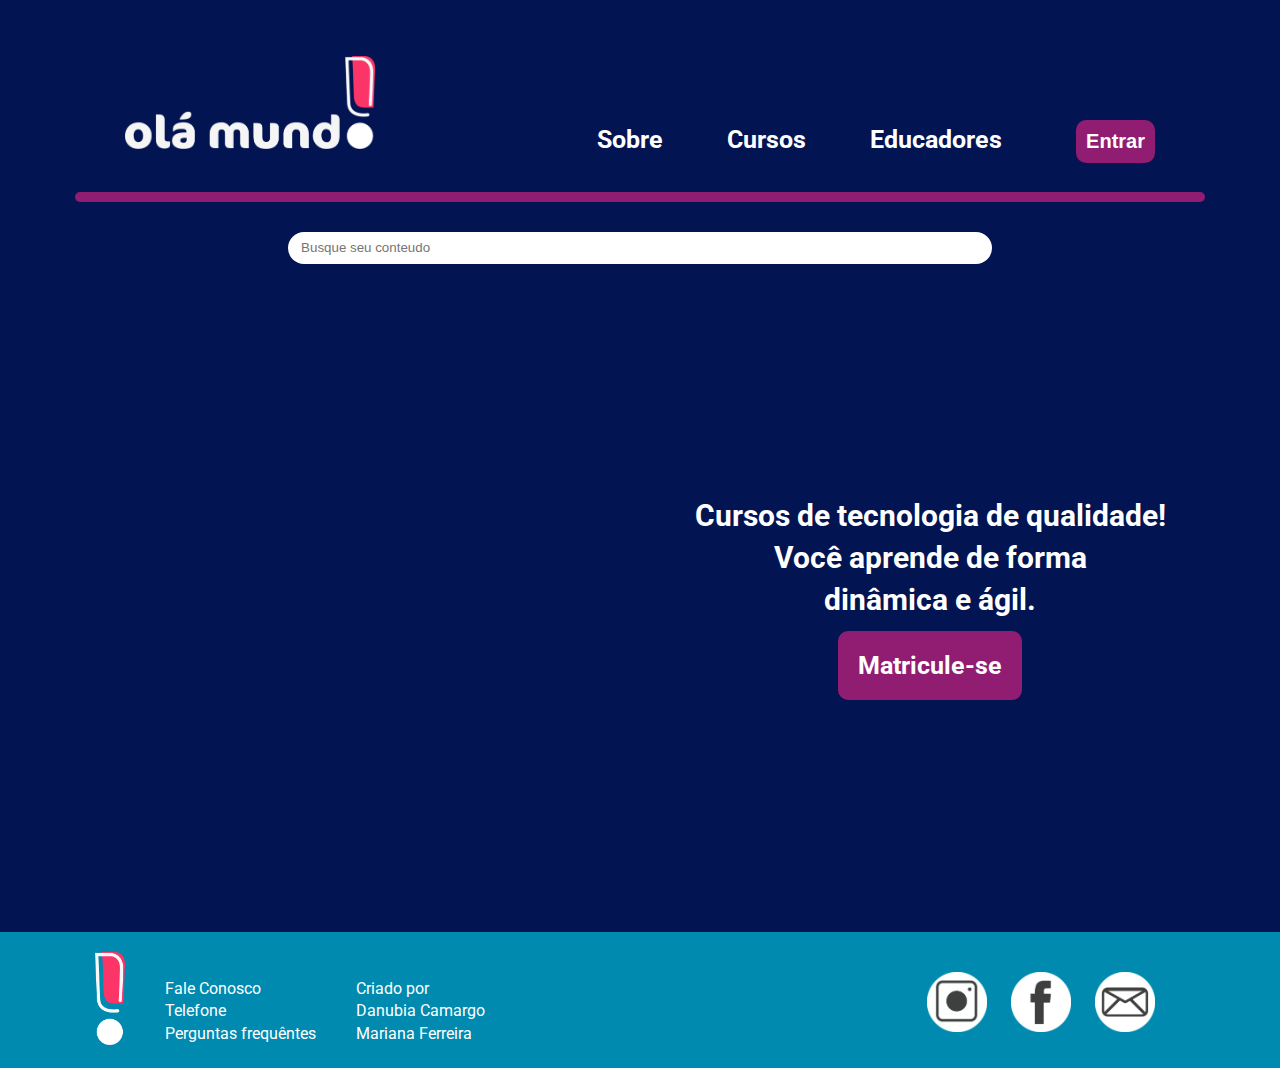
<file: index.html>
<!DOCTYPE html>
<html lang="pt-br">

<head>
    <meta charset="UTF-8">
    <meta name="viewport" content="width=device-width">
    <title>Olá mundo</title>
    <link rel="icon" href="/imagens/logo_ponto.png">
    <link rel="stylesheet" href="reset.css">
    <link rel="stylesheet" href="css/x.css">
    <link rel="stylesheet" href="css/index.css">
</head>

<body id="corpo_pag1">

        <header>
            <div class="caixamenu" >
                <h1><a href="index.html"><img src="imagens/logo_semcor.png" alt="imagem de logo do site com letras brancas e ponto de interrogação em branco e rosa"></a></h1>
                <nav>
                    <ul>
                        <li><a href="sobre.html">Sobre</a></li>
                        <li><a href="cursos.html">Cursos</a></li>
                        <li><a href="educadores.html">Educadores</a></li>
                        <a href="login.html"><button class="botaoentrar">Entrar</button></a>
                    </ul>
                </nav>
            </div>
    
            <hr class="hrmenu">
        </header>
        <div id="buscar">
    <input type="text" placeholder=" &nbsp Busque seu conteudo">
</div>
        <main class="menupagina_1">
            <div class="video_aula1">
                <iframe width="560" height="315" src="https://www.youtube.com/embed/twRHZSqJeRg"
                    title="YouTube video player" frameborder="0"
                    allow="accelerometer; autoplay; clipboard-write; encrypted-media; gyroscope; picture-in-picture; web-share"
                    allowfullscreen></iframe>
            </div>
    
            <div class="info_pag1">
                <p>
                    Cursos de tecnologia de qualidade!
                    Você aprende de forma <br>
                    dinâmica e ágil.
                </p>
                <a href="planos.html"> <button class="botao_matricular">Matricule-se</button></a>
            </div>
        </main>

    <footer>

        <div id="rodape">
            <div class="logo_ponto">
                <img src="imagens/logo_ponto.png" alt="imagem de logo do site com letras brancas e ponto de interrogação em branco e rosa">
            </div>

            <div class="info1">
                <h2>Fale Conosco</h2>
                <p>Telefone</p>
                <p>Perguntas frequêntes</p>
            </div>

            <div class="info1">
                <h2>Criado por</h2>
                <p>Danubia Camargo</p>
                <p>Mariana Ferreira</p>
            </div>

            <div class="redes_sociais">
                <ul>
                    <li><a href="https://www.instagram.com/" target="_blank"><img src="imagens/instagram.png" alt="logo do instagram fundo branco com detalhes em preto tem um formato quadrado com um circulo em preto no meio"></a></li>
                    <li><a href="https://www.facebook.com/" target="_blank"><img src="imagens/facebook.png" alt="logo do facebook, formato redondo com fundo branco e um f no meio do circulo"></a></li>
                    <li><a href="https://www.gmail.com" target="_blank"><img src="imagens/email.png" alt="logo do email, circulo e dentro tem formato de uma carta"></a></li>
                </ul>
            </div>
        </div>

    </footer>

    </body>

</html>
</file>
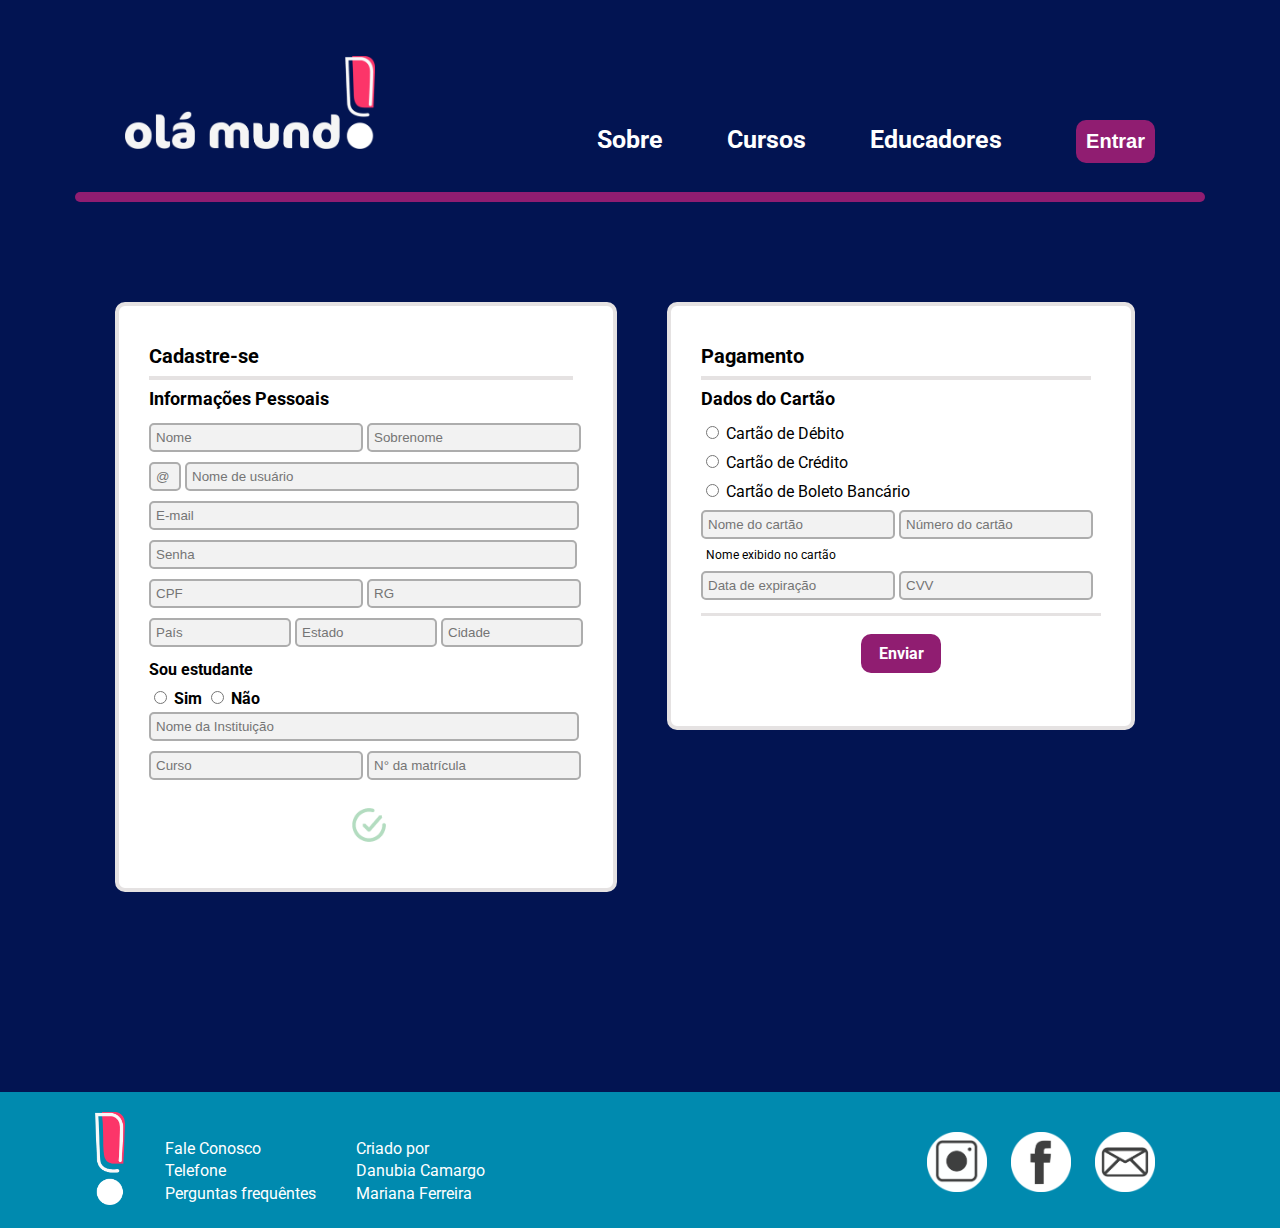
<file: cadastro.html>
<!DOCTYPE html>
<html lang="pt-br">

<head>
    <meta charset="UTF-8">
    <meta name="viewport" content="width=device-width">
    <title>Cadastro</title>
    <link rel="stylesheet" href="reset.css">
    <link rel="stylesheet" href="css/x.css">
    <link rel="stylesheet" href="css/cadastro.css">
    <link rel="icon" href="/imagens/logo_ponto.png">
</head>

<body id="corpo_pag1">

        <header>
            <div class="caixamenu">
                <h1><a href="index.html"><img src="imagens/logo_semcor.png" alt="imagem de logo do site com letras brancas e ponto de interrogação em branco e rosa"></a></h1>
                <nav>
                    <ul>
                        <li><a href="sobre.html">Sobre</a></li>
                        <li><a href="cursos.html">Cursos</a></li>
                        <li><a href="educadores.html">Educadores</a></li>
                        <a href="login.html"> <button class="botaoentrar">Entrar</button></a>
                    </ul>
                </nav>
            </div>

            <hr class="hrmenu">
        </header>

        <fieldset class="container_cadastro">
            
           
            <ul class="caixa_1">
                
                <li>
                    <form name="cadastro" action="#" method="post"></form>
                    <h1 class="cadastro">Cadastre-se</h1>
                    
                    <legend class="paragrafo_info">Informações Pessoais</legend>
                    
                    <input type="text" id="nome" name="nome" required placeholder="Nome" class="input_cadastro"> 
                    <input type="text" id="nome" name="nome"
                        required placeholder="Sobrenome" class="input_cadastro">
                </li>

                <li>
                    <input type="text" id="nome" name="nome" required placeholder="@" class="input_email">
                    <input type="text" id="nome" name="nome" required placeholder="Nome de usuário" class="input_usuario"> <br>
                    <input type="email" id="email" name="email" required placeholder="E-mail" class="input_email2"> 
                </li>

                <li>
                    <input type="password" id="senha" name="senha" required placeholder="Senha" class="input_senha">
                </li>

                <li>
                    <input type="text" id="CPF" name="CPF" required placeholder="CPF" class="input_cadastro">
                    <input type="text" id="RG" name="RG" required placeholder="RG" class="input_cadastro">
                </li>

                <li>
                    <input type="text" id="país" name="country" required placeholder="País" class="input_localidade">
                    <input type="text" id="estado" name="estado" required placeholder="Estado" class="input_localidade">
                    <input type="text" id="cidade" name="cidade" required placeholder="Cidade" class="input_localidade">
                </li>

                <li>
                    <div class="sou_estudante">
                        <label for="text">Sou estudante</label> <br>
                    </div>
                    <input type="radio" id="pre1" name="preferencias" value="Sim" class="input_pref">
                    <label for="text">Sim</label>
                    <input type="radio" id="pre2" name="preferencias" value="Não" class="input_pref">
                    <label for="text">Não</label>
                </li>

                <li>
                  <input type="text" id="nome" name="nome" required placeholder="Nome da Instituição" class="input_instituicao">
                </li>

                <li>
                    <input type="text" id="curso" name="curso" required placeholder="Curso" class="input_cadastro">
                    <input type="text" id="instituicao" name="instituicao" required placeholder="N° da matrícula" class="input_cadastro">
                </li>                
                <img src="imagens/check_info.png" alt="" class="form_1">

            </form>

            </ul>
        
            <!--CAIXA 2 -->

            <ul class="caixa_2">
                
                <li>
                    <form name="cadastro2" action="#" method="post">
                    <h1 class="pagamento">Pagamento</h1>
                    
                    <legend class="dados_cartao">Dados do Cartão</legend>

                    <div class="input_cartao1">
                    <input type="radio" id="pre1" name="preferencias" value="CartaodeDebito">
                    <label for="text" class="input_cartao">Cartão de Débito</label> <br>
                </div>

                <div class="input_cartao1">
                    <input type="radio" id="pre2" name="preferencias" value="CarteodeCredito" class="input_cartao1">
                    <label for="text" class="input_cartao">Cartão de Crédito</label><br>
                </div>

                <div class="input_cartao1">
                    <input type="radio" id="pre3" name="preferencias" value="BoletoBancario" class="input_cartao1">
                    <label for="text" class="input_cartao">Cartão de Boleto Bancário</label><br>
                </div>
                </li>

                <li>
                    <input type="text" id="Nomedocartao" name="Nomedocartao" required placeholder="Nome do cartão" class="input_opcoes">
                    <input type="text" id="Numerodocartao" name="Numerodocartao" required placeholder="Número do cartão" class="input_opcoes">
                </li>

                <p class="nome_cartao">Nome exibido no cartão</p>

                <li>
                    <input type="text" id="Datadeexpiracao" name="Datadeexpiracao" required placeholder="Data de expiração" class="input_opcoes">
                    <input type="text" id="CVV" name="CVV" required placeholder="CVV" class="input_opcoes">
                </li>

                    <hr>
                    <input type="submit" value="Enviar" class="form_2">
                </form>
            </ul>

        </fieldset>

        <footer>

            <div id="rodape">
                <div class="logo_ponto">
                    <img src="imagens/logo_ponto.png" alt="imagem de logo do site com letras brancas e ponto de interrogação em branco e rosa">
                </div>

                <div class="info1">
                    <h2>Fale Conosco</h2>
                    <p>Telefone</p>
                    <p>Perguntas frequêntes</p>
                </div>

                <div class="info1">
                    <h2>Criado por</h2>
                    <p>Danubia Camargo</p>
                    <p>Mariana Ferreira</p>
                </div>

                <div class="redes_sociais">
                    <ul>
                        <li><a href="https://www.instagram.com/" target="_blank"><img src="imagens/instagram.png" alt="logo do instagram fundo branco com detalhes em preto tem um formato quadrado com um circulo em preto no meio"></a></li>
                        <li><a href="https://www.facebook.com/" target="_blank"><img src="imagens/facebook.png" alt="logo do facebook, formato redondo com fundo branco e um f no meio do circulo"></a></li>
                        <li><a href="https://www.gmail.com" target="_blank"><img src="imagens/email.png" alt="logo do email, circulo e dentro tem formato de uma carta"></a></li>
                    </ul>
                </div>
            </div>

        </footer>

    </body>

</html>
</file>
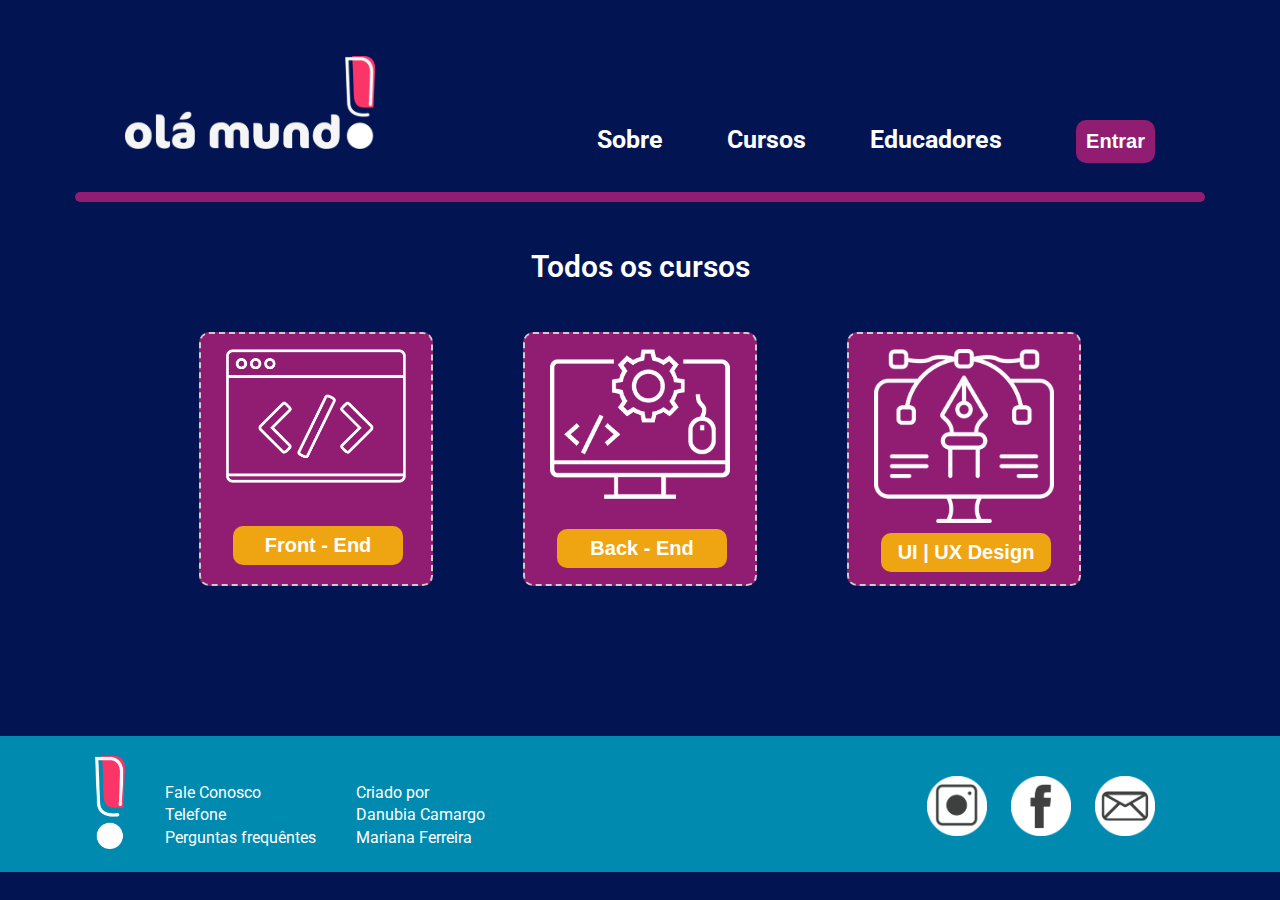
<file: cursos.html>
<!DOCTYPE html>
<html lang="pt-br">
  <head>
    <meta charset="UTF-8" />
    <meta name="viewport" content="width=device-width" />
    <title>Cursos - a melhor plataforma de estudos</title>
    <link rel="stylesheet" href="reset.css" />
    <link rel="stylesheet" href="css/x.css" />
    <link rel="stylesheet" href="css/cursos.css" />
    <link rel="icon" href="/imagens/logo_ponto.png" />
  </head>

  <body id="corpo_pag1">
    <header>
      <div class="caixamenu">
        <h1>
          <a href="index.html"
            ><img
              src="imagens/logo_semcor.png"
              alt="imagem de logo do site com letras brancas e ponto de interrogação em branco e rosa"
          /></a>
        </h1>
        <nav>
          <ul>
            <li><a href="sobre.html">Sobre</a></li>
            <li><a href="cursos.html">Cursos</a></li>
            <li><a href="educadores.html">Educadores</a></li>
            <a href="login.html">
              <button class="botaoentrar">Entrar</button></a
            >
          </ul>
        </nav>
      </div>
      <hr class="hrmenu" />
    </header>

    <h1 id="texto-principal">Todos os cursos</h1>
    <div id="container">
      <ul class="cursos">
        <li>
          <img src="imagens/front.png" />
          <a href="#"> <button class="bt1">Front - End</button></a>
        </li>
      </ul>
      <ul class="cursos">
        <li>
          <img src="imagens/back.png" />
          <a href="#"> <button class="bt2">Back - End</button></a>
        </li>
      </ul>
      <ul class="cursos3">
        <li>
          <img src="imagens/design.png" />
          <a href="#"> <button class="bt3-cursos">UI | UX Design</button></a>
        </li>
      </ul>
    </div>

    <footer>
      <div id="rodape">
        <div class="logo_ponto">
          <img
            src="imagens/logo_ponto.png"
            alt="imagem de logo do site com letras brancas e ponto de interrogação em branco e rosa"
          />
        </div>

        <div class="info1">
          <h2>Fale Conosco</h2>
          <p>Telefone</p>
          <p>Perguntas frequêntes</p>
        </div>

        <div class="info1">
          <h2>Criado por</h2>
          <p>Danubia Camargo</p>
          <p>Mariana Ferreira</p>
        </div>

        <div class="redes_sociais">
          <ul>
            <li>
              <a href="https://www.instagram.com/" target="_blank"
                ><img
                  src="imagens/instagram.png"
                  alt="logo do instagram fundo branco com detalhes em preto tem um formato quadrado com um circulo em preto no meio"
              /></a>
            </li>
            <li>
              <a href="https://www.facebook.com/" target="_blank"
                ><img
                  src="imagens/facebook.png"
                  alt="logo do facebook, formato redondo com fundo branco e um f no meio do circulo"
              /></a>
            </li>
            <li>
              <a href="https://www.gmail.com" target="_blank"
                ><img
                  src="imagens/email.png"
                  alt="logo do email, circulo e dentro tem formato de uma carta"
              /></a>
            </li>
          </ul>
        </div>
      </div>
    </footer>
  </body>
</html>
</file>
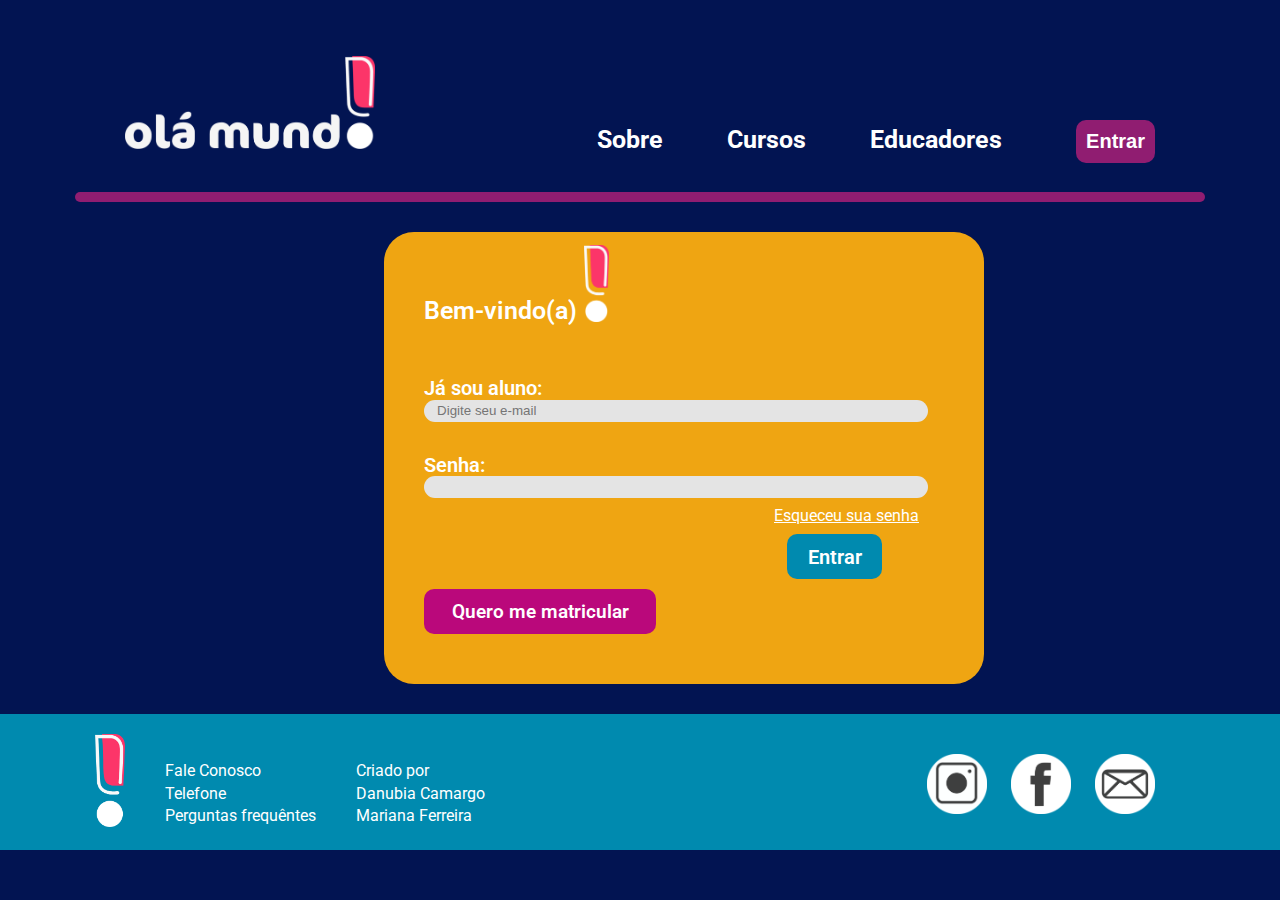
<file: login.html>
<!DOCTYPE html>
<html lang="pt-br">
  <head>
    <meta charset="UTF-8" />
    <meta name="viewport" content="width=device-width" />
    <title>Olá mundo</title>
    <link rel="stylesheet" href="reset.css" />
    <link rel="stylesheet" href="css/x.css" />
    <link rel="stylesheet" href="css/login.css" />
    <link rel="icon" href="/imagens/logo_ponto.png" />
  </head>

  <body id="corpo_pag1">
    <header>
      <div class="caixamenu">
        <h1>
          <a href="index.html"
            ><img
              src="imagens/logo_semcor.png"
              alt="imagem de logo do site com letras brancas e ponto de interrogação em branco e rosa"
          /></a>
        </h1>
        <nav>
          <ul>
            <li><a href="sobre.html">Sobre</a></li>
            <li><a href="cursos.html">Cursos</a></li>
            <li><a href="educadores.html">Educadores</a></li>
            <a href="login.html">
              <button class="botaoentrar">Entrar</button></a
            >
          </ul>
        </nav>
      </div>

      <hr class="hrmenu" />
    </header>

    <div id="container">
      <div id="bem-vindo">
        <h1>Bem-vindo(a)</h1>
        <img src="imagens/logo_ponto.png" class="logo" />
      </div>
      <div id="aluno">
        <h2>Já sou aluno:</h2>
        <input type="text" placeholder=" &nbsp Digite seu e-mail" />
      </div>
      <div id="senha">
        <h2>Senha:</h2>
        <input type="password" />
      </div>
      <div id="box1">
        <a href="#">
          <h3>Esqueceu sua senha</h3>
        </a>
        <a href="#"><button>Entrar</button></a>
      </div>
      <div id="box2">
        <a href="planos.html"><button>Quero me matricular</button></a>
      </div>
    </div>

    <footer>
      <div id="rodape">
        <div class="logo_ponto">
          <img
            src="imagens/logo_ponto.png"
            alt="imagem de logo do site com letras brancas e ponto de interrogação em branco e rosa"
          />
        </div>

        <div class="info1">
          <h2>Fale Conosco</h2>
          <p>Telefone</p>
          <p>Perguntas frequêntes</p>
        </div>

        <div class="info1">
          <h2>Criado por</h2>
          <p>Danubia Camargo</p>
          <p>Mariana Ferreira</p>
        </div>

        <div class="redes_sociais">
          <ul>
            <li>
              <a href="https://www.instagram.com/" target="_blank"
                ><img
                  src="imagens/instagram.png"
                  alt="logo do instagram fundo branco com detalhes em preto tem um formato quadrado com um circulo em preto no meio"
              /></a>
            </li>
            <li>
              <a href="https://www.facebook.com/" target="_blank"
                ><img
                  src="imagens/facebook.png"
                  alt="logo do facebook, formato redondo com fundo branco e um f no meio do circulo"
              /></a>
            </li>
            <li>
              <a href="https://www.gmail.com" target="_blank"
                ><img
                  src="imagens/email.png"
                  alt="logo do email, circulo e dentro tem formato de uma carta"
              /></a>
            </li>
          </ul>
        </div>
      </div>
    </footer>
  </body>
</html>
</file>
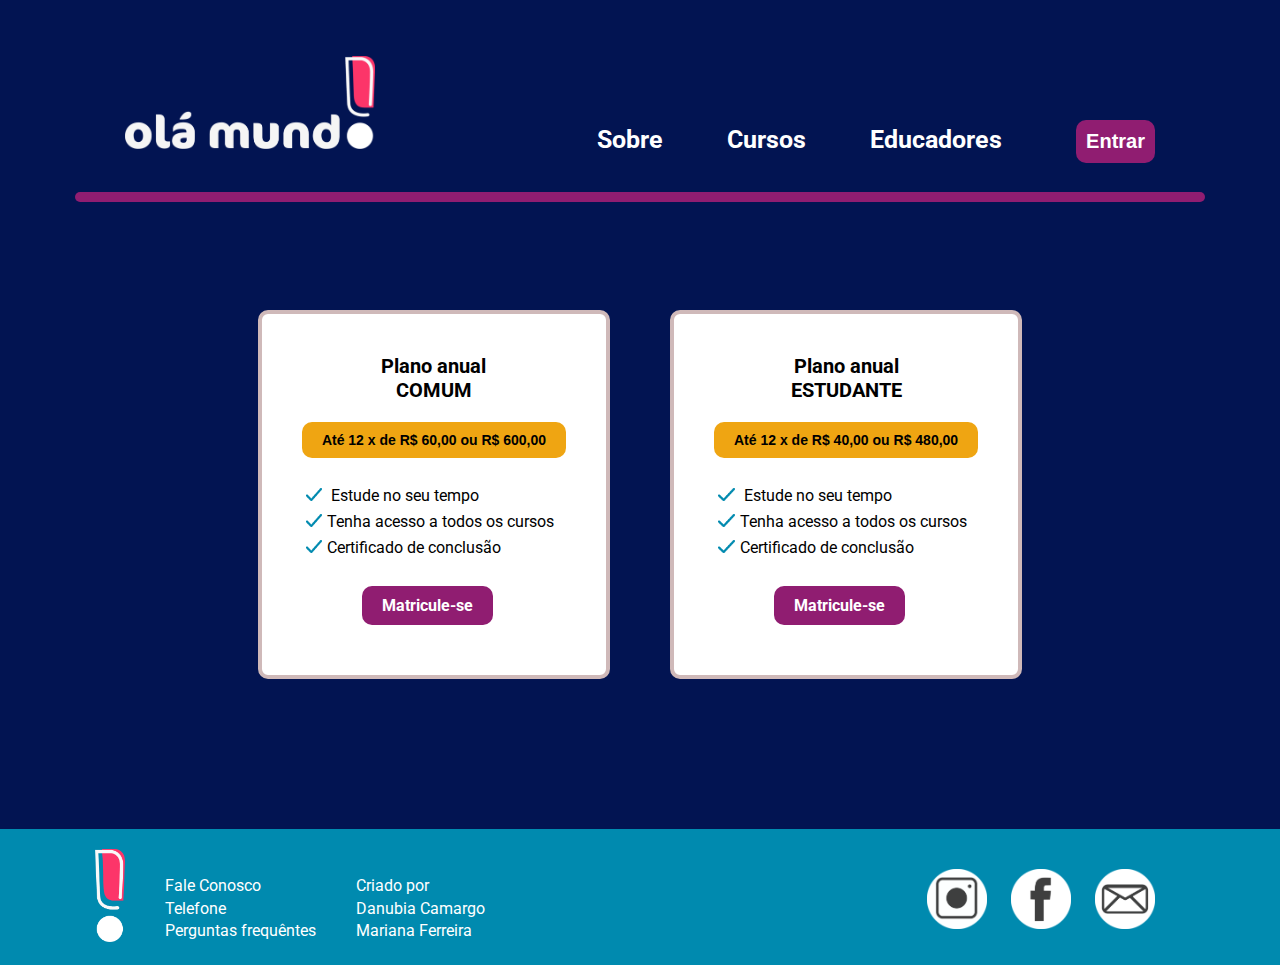
<file: planos.html>
<!DOCTYPE html>
<html lang="pt-br">
  <head>
    <meta charset="UTF-8" />
    <meta name="viewport" content="width=device-width" />
    <title>Planos</title>
    <link rel="stylesheet" href="reset.css" />
    <link rel="stylesheet" href="css/x.css" />
    <link rel="stylesheet" href="css/planos.css" />
    <link rel="icon" href="/imagens/logo_ponto.png" />
  </head>

  <body id="corpo_pag1">
    <header>
      <div class="caixamenu">
        <h1>
          <a href="index.html"
            ><img
              src="imagens/logo_semcor.png"
              alt="imagem de logo do site com letras brancas e ponto de interrogação em branco e rosa"
          /></a>
        </h1>
        <nav>
          <ul>
            <li><a href="sobre.html">Sobre</a></li>
            <li><a href="cursos.html">Cursos</a></li>
            <li><a href="educadores.html">Educadores</a></li>
            <a href="login.html">
              <button class="botaoentrar">Entrar</button></a
            >
          </ul>
        </nav>
      </div>

      <hr class="hrmenu" />
    </header>

    <main id="fundo">
      <ul class="planos_caixa">
        <li>
          <h1 class="plano_desc">
            Plano anual <br />
            COMUM
          </h1>
          <button class="plano_preco">Até 12 x de R$ 60,00 ou R$ 600,00</button>
          <br />

          <div class="planos">
            <p class="paragrafos">
              <img src="imagens/check.png" alt="" class="imagem_check" /> Estude
              no seu tempo
            </p>
          </div>

          <div class="planos">
            <p class="paragrafos">
              <img src="imagens/check.png" alt="" class="imagem_check" />Tenha
              acesso a todos os cursos
            </p>
          </div>

          <div class="planos">
            <p class="paragrafos">
              <img
                src="imagens/check.png"
                alt=""
                class="imagem_check"
              />Certificado de conclusão
            </p>
          </div>

          <a href="cadastro.html"
            ><button class="plano_matricula">Matricule-se</button></a
          >
        </li>
      </ul>

      <ul class="planos_caixa">
        <li>
          <h1 class="plano_desc">
            Plano anual <br />
            ESTUDANTE
          </h1>
          <button class="plano_preco">Até 12 x de R$ 40,00 ou R$ 480,00</button>
          <br />

          <div class="planos">
            <p class="paragrafos">
              <img src="imagens/check.png" alt="" class="imagem_check" /> Estude
              no seu tempo
            </p>
          </div>

          <div class="planos">
            <p class="paragrafos">
              <img src="imagens/check.png" alt="" class="imagem_check" />Tenha
              acesso a todos os cursos
            </p>
          </div>

          <div class="planos">
            <p class="paragrafos">
              <img
                src="imagens/check.png"
                alt=""
                class="imagem_check"
              />Certificado de conclusão
            </p>
          </div>
          <a href="cadastro.html"
            ><button class="plano_matricula">Matricule-se</button></a
          >
        </li>
      </ul>
    </main>

    <footer>
      <div id="rodape">
        <div class="logo_ponto">
          <img
            src="imagens/logo_ponto.png"
            alt="imagem de logo do site com letras brancas e ponto de interrogação em branco e rosa"
          />
        </div>

        <div class="info1">
          <h2>Fale Conosco</h2>
          <p>Telefone</p>
          <p>Perguntas frequêntes</p>
        </div>

        <div class="info1">
          <h2>Criado por</h2>
          <p>Danubia Camargo</p>
          <p>Mariana Ferreira</p>
        </div>

        <div class="redes_sociais">
          <ul>
            <li>
              <a href="https://www.instagram.com/" target="_blank"
                ><img
                  src="imagens/instagram.png"
                  alt="logo do instagram fundo branco com detalhes em preto tem um formato quadrado com um circulo em preto no meio"
              /></a>
            </li>
            <li>
              <a href="https://www.facebook.com/" target="_blank"
                ><img
                  src="imagens/facebook.png"
                  alt="logo do facebook, formato redondo com fundo branco e um f no meio do circulo"
              /></a>
            </li>
            <li>
              <a href="https://www.gmail.com" target="_blank"
                ><img
                  src="imagens/email.png"
                  alt="logo do email, circulo e dentro tem formato de uma carta"
              /></a>
            </li>
          </ul>
        </div>
      </div>
    </footer>
  </body>
</html>
</file>
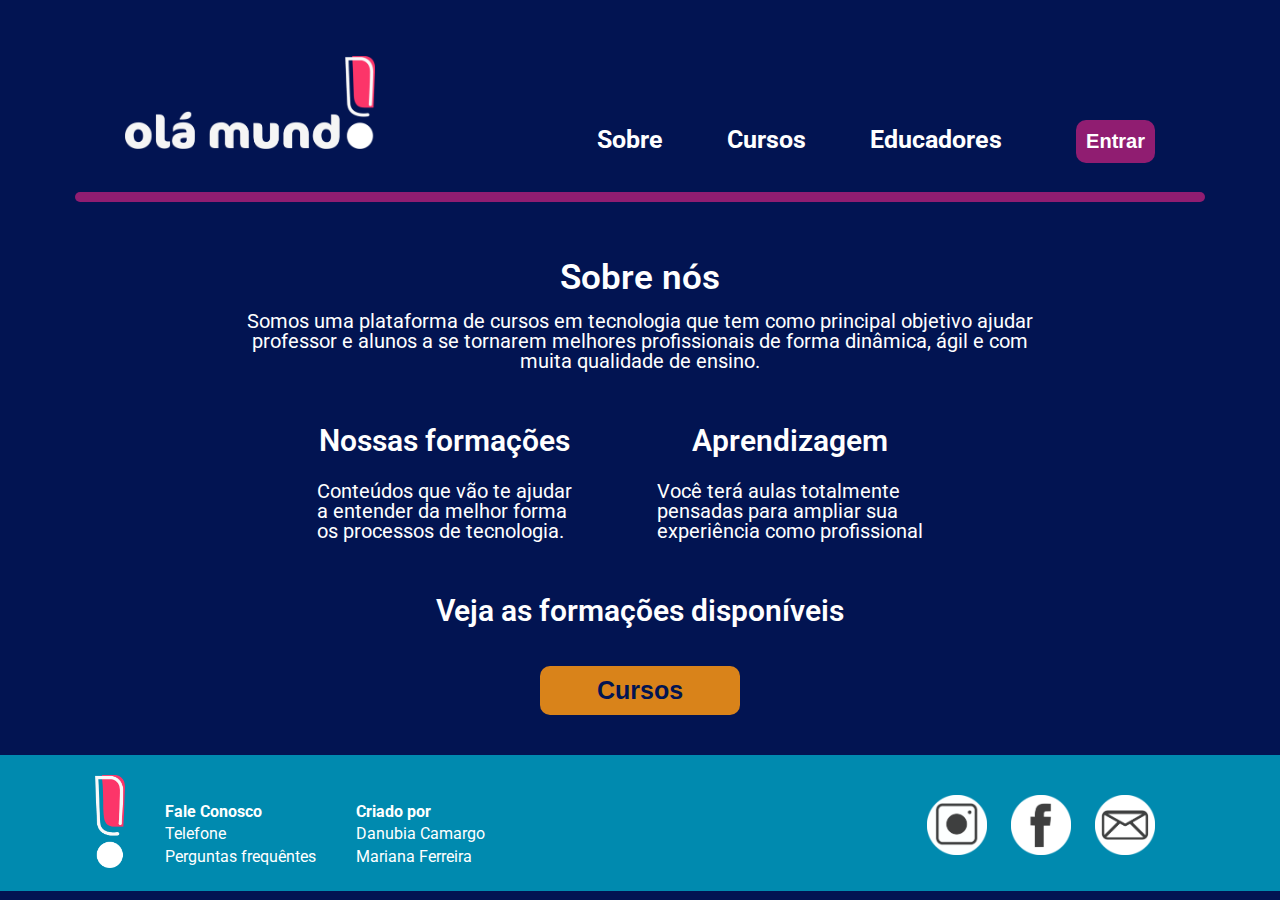
<file: sobre.html>
<!DOCTYPE html>
<html lang="pt-br">
  <head>
    <meta charset="UTF-8">
    <meta name="viewport" content="width=device-width">
    <title>Olá Mundo!</title>
    <link rel="stylesheet" href="reset.css">
    <link rel="stylesheet" href="css/x.css">
    <link rel="stylesheet" href="css/sobre.css">
    <link rel="icon" href="/imagens/logo_ponto.png">
  </head>

  <body id="corpo_pag1">
    <header>
      <div class="caixamenu">
        <h1>
          <a href="index.html"
            ><img
              src="imagens/logo_semcor.png"
              alt="imagem de logo do site com letras brancas e ponto de interrogação em branco e rosa"
          /></a>
        </h1>
        <nav>
          <ul>
            <li><a href="sobre.html">Sobre</a></li>
            <li><a href="cursos.html">Cursos</a></li>
            <li><a href="educadores.html">Educadores</a></li>
            <a href="login.html">
              <button class="botaoentrar">Entrar</button></a
            >
          </ul>
        </nav>
      </div>
      <hr class="hrmenu">
    </header>
    <!--Linha vertical-->
    <div id="linha"></div>
    <!--Inicio do conteudo-->

    <div class="sobre">
    <h1 class="titulo">Sobre nós</h1>
    <br />
    <p class="texto-pp">
      Somos uma plataforma de cursos em tecnologia que tem como principal
      objetivo ajudar <br>
      professor e alunos a se tornarem melhores profissionais de forma dinâmica,
      ágil e com <br>
      muita qualidade de ensino.
    </p>

    <div id="container-texto">
      <div id="basico">
        <h2 class="subtitulo">Nossas formações</h2>
        <br />
        <p class="texto-p">
          Conteúdos que vão te ajudar <br>
          a entender da melhor forma<br>
          os processos de tecnologia.
        </p>
      </div>
      <div id="aprendizagem">
        <h2 class="subtitulo">Aprendizagem</h2>
        <br />
        <p class="texto-p">
          Você terá aulas totalmente<br />
          pensadas para ampliar sua<br />
          experiência como profissional
        </p>
      </div>
    </div>
    <h2 class="subtitulo">Veja as formações disponíveis</h2>
    <div class="anunci01">
      <a href="cursos.html"><button class="cursos">Cursos</button></a>
    </div>
  </div>

    <!--Footer-->

    <footer>
      <div id="rodape">
        <div class="logo_ponto">
          <img
            src="imagens/logo_ponto.png"
            alt="imagem de logo do site com letras brancas e ponto de interrogação em branco e rosa"
          />
        </div>
        <div class="info1">
          <p class="info2">Fale Conosco</p>
          <p>Telefone</p>
          <p>Perguntas frequêntes</p>
        </div>
        <div class="info1">
          <p class="info2">Criado por</p>
          <p>Danubia Camargo</p>
          <p>Mariana Ferreira</p>
        </div>

        <div class="redes_sociais">
          <ul>
            <li>
              <a href="https://www.instagram.com/" target="_blank"
                ><img
                  src="imagens/instagram.png"
                  alt="logo do instagram fundo branco com detalhes em preto tem um formato quadrado com um circulo em preto no meio"
              /></a>
            </li>
            <li>
              <a href="https://www.facebook.com/" target="_blank"
                ><img
                  src="imagens/facebook.png"
                  alt="logo do facebook, formato redondo com fundo branco e um f no meio do circulo"
              /></a>
            </li>
            <li>
              <a href="https://www.gmail.com" target="_blank"
                ><img
                  src="imagens/email.png"
                  alt="logo do email, circulo e dentro tem formato de uma carta"
              /></a>
            </li>
          </ul>
        </div>
      </div>
    </footer>
  </body>
</html>
</file>
<file: css/x.css>
@import url('https://fonts.googleapis.com/css2?family=Roboto:wght@100&display=swap');

@import url('https://fonts.googleapis.com/css2?family=Roboto:wght@100;400;700&display=swap');





#corpo_pag1 {
   background-color: #021452;

}
header {
    padding-top: 40px;
}
.caixamenu {
    position: relative;
    width: 1130px; /*largura*/
    margin: 0 auto;
}
nav {
    position: absolute;
    top: 80px;
    right: 0;
}
nav li {
    display: inline;
    margin: 0 0 0 60px;
}
nav a {
    text-decoration: none;
    color: white;
    font-weight: 700;
    font-family: roboto;
    font-size: 25px;
}
h1 img {
    width: 250px;
    margin: 0 0 0 50px;
    padding-top: 16px;
}
.botaoentrar {
    margin: 0 50px 0px 70px;
    padding: 10px;
    background-color: #901D71;
    border-radius: 10px;
    border: none;
    font-weight: 700;
    font-size: 20px;
    color: #ffffff;
    cursor: pointer;
}
.hrmenu {
    width: 1130px;
    height: 10px;
    background-color: #901D71;
    border: none;
    margin-top: 40px;
    border-radius: 5px;
    align-items: center;
}
/*footer*/
footer {

    background-color: #008AAF;
}
#rodape {
    width: 1130px;
    display: flex;
    margin: 0 auto;
    position: relative;
    
}
.logo_ponto img {
    width: 30px;
    padding: 20px;
}
.info1 {
    padding: 20px;
    vertical-align: top;
    font-family: roboto;
    color: #ffffff;
    line-height: 1.40;
    margin-top: 26px;
}
.info2 {
    font-family: roboto;
    font-weight: 700;
    color: #ffffff;
}
.redes_sociais {
    position: absolute;
    top: 40px;
    right: 0;
    
}
.redes_sociais ul {
    margin-right: 40px;
}
.redes_sociais li {
    display: inline;
    padding: 10px;
}
.redes_sociais img {
    width: 60px;
    
}

@media screen and (max-width:767px) {
    .caixamenu, .menupagina_1 {
        margin: auto;

    }
    h1 img {
        width: 80%;
        margin: 0%;
        margin-left: 80px;
    }
    h1 {
        text-align: center;
    }
    nav {
        position: static;
        margin-left: 80px;
    }
    nav a {
        font-size: 38px;
    }
    nav ul {
        padding: 60px;
        margin-left: 60px;
    }
    .hrmenu {
        margin-left: 40px;
    }
    
    footer {
        width: 1200px;
        margin-top: 260%;
        
    }
    .logo_ponto img {
        width: 50px;
        margin-top: 30px;
    }
    .info1 {
        font-size: 38px;
    }
    #rodape {
        margin-left: 40px;
        
    }
}
</file>
<file: css/index.css>
input{
    width: 700px;
    height: 30px;
    border-radius: 20px;
    border: none;

}

#buscar{
    text-align: center;
    align-items: center;
    justify-content: center;
    margin-top: 30px;
}


/*menu página 1*/


.menupagina_1 {
    display: flex;
    justify-content: center;
    align-items: center;
    
  
}

.video_aula1{
    padding: 100px 0 150px 0;
    margin-bottom: 100px;
}

.info_pag1{
    width: 500px;
    text-align: center;
    color: #ffffff;
    font-size: 30px;
    font-weight: 700;
    font-family: roboto;
    line-height: 1.40;
    padding-left: 20px;
}

a .botao_matricular{
    padding: 20px;
    background-color: #901D71;
    border-radius: 10px;
    border: none;
    margin-top: 10px;
}

a .botao_matricular {
    font-size: 25px;
    font-family: roboto;
    font-weight: 700;
    text-decoration: none;
    color: #ffffff;
    cursor: pointer;

}

@media screen and (max-width:767px){
    .menupagina_1{
        display: inline-block;
    }
    .video_aula1{
        width: 1200px;
        margin: 0;
        text-align: center;
    }
    iframe{
        width: 860px;
        height: 515px;
        padding: 60px 0 10px 0;
    }
    .info_pag1{
        width: 800px;
        height: 515px;
        margin: auto;
        text-align: center;
        font-size: 47px;
    }
    .botao_matricular{
    margin-top: 60px;
    padding: 100%;
    
}
    #buscar{
        margin-left: 250px;
    }
}
</file>
<file: css/cadastro.css>
/*CADASTRO*/

/*CADASTRO 1*/

.container_cadastro{
    display: flex;
    justify-content: center;
    margin: 100px 0;
}

.caixa_1{
    background-color: #ffffff;
    padding: 40px 30px 40px 30px;
    border: 4px solid #E5E2E2;
    border-radius: 10px;
    margin-left: 20px;
    margin-bottom: 100px;
}

.cadastro{
    border-bottom: 4px solid #E5E2E2;
    padding-bottom: 10px;
    font-size: 20px;
    font-family: roboto;
    font-weight: 700;
    width: 424px;
}

.paragrafo_info{
    padding: 10px 0 10px 0;
    font-size: 18px;
    font-family: roboto;
    font-weight: 700;
}


.caixa_1 li{
    font-size: 16px;
    font-family: roboto;
    font-weight: 700;
}

.input_cadastro{
    padding: 5px;
    border-radius: 5px;
    margin: 5px 0;
    border: 2px solid #ADADAD;
    background-color: #F2F2F2;
    width: 200px;
}

.input_email{
    padding: 5px;
    border-radius: 5px;
    margin: 5px 0;
    border: 2px solid #ADADAD;
    background-color: #F2F2F2;
    width: 18px;
}

.input_usuario{
    padding: 5px;
    border-radius: 5px;
    margin: 5px 0;
    border: 2px solid #ADADAD;
    background-color: #F2F2F2;
    width: 380px;
}

.input_senha{
    padding: 5px;
    border-radius: 5px;
    margin: 5px 0;
    border: 2px solid #ADADAD;
    background-color: #F2F2F2;
    width: 414px;

}

.input_email2{
    padding: 5px;
    border-radius: 5px;
    margin: 5px 0;
    border: 2px solid #ADADAD;
    background-color: #F2F2F2;
    width: 416px;
}

.input_localidade{
    padding: 5px;
    border-radius: 5px;
    margin: 5px 0;
    border: 2px solid #ADADAD;
    background-color: #F2F2F2;
    width: 128px;
}

.sou_estudante{
    padding: 10px 0px;
}

.input_pref{
    accent-color: #BA087B;
}

.input_instituicao{
    padding: 5px;
    border-radius: 5px;
    margin: 5px 0;
    border: 2px solid #ADADAD;
    background-color: #F2F2F2;
    width: 416px;
}

.form_1{
    width: 40px;
    opacity: 0.3;
    margin: 20px 0px 0 200px;
}


.form_1:hover{
    opacity: 1;
}
.form_2{
    width: 80px;
    background-color: #901D71;
    color: #ffffff;
    font-family: roboto;
    font-weight: 700;
    padding: 10px;
    border: none;
    border-radius: 10px;
    font-size: 16px ;
    margin-top: 10px;
    margin-left: 160px;
}

.form_2:hover{
    font-size: 18px;
}


/*CADASTRO 2*/
.caixa_2{
    background-color: #ffffff;
    padding: 40px 30px 30px 30px;
    border: 4px solid #E5E2E2;
    width: 400px;
    height: 350px;
    border-radius: 10px;
    margin: 0 50px 0 50px;
}

.pagamento{
    border-bottom: 4px solid #E5E2E2;
    padding-bottom: 10px;
    font-size: 20px;
    font-family: roboto;
    font-weight: 700;
    width: 390px;
}

.dados_cartao{
    padding: 10px 0 10px 0;
    font-size: 18px;
    font-family: roboto;
    font-weight: 700;
}

.input_cartao{
    font-family: roboto;
    font-size: 16px;
    margin-bottom: 10px;
}

.input_cartao1{
    padding: 5px 0 5px 0;
}

.input_cartao1{
    accent-color: #BA087B;
}

.input_opcoes{
    padding: 5px;
    border-radius: 5px;
    margin: 5px 0;
    border: 2px solid #ADADAD;
    background-color: #F2F2F2;
    width: 180px;
}

.nome_cartao{
    padding: 5px;
    font-size: 12px;
    font-family: roboto;
}

hr{
    background-color:  #E5E2E2;
    height: 3px;
    border: none;
}

.botao_entrarcad{
    padding: 10px;
    background-color: #901D71;
    border-radius: 10px;
    border: none;
    font-weight: 700;
    font-size: 20px;
    color: #ffffff;
    margin: 20px 0 50px 160px;
}

.botao_entrarcad:hover{
    font-size: 22px;
} 

@media screen and (max-width:767px){
    .container_cadastro{
        display: block;
        width: 900px;
        margin-left: 300px;
    }

    .cadastro{
        border: none;
    }
    .caixa_1{
        width: 50%;
        margin-bottom: 50px;
        margin-left: 5px;
    }
    .input_cadastro{
        width: 100%;
    }
    .input_email{
        width: 5%;
    }
    .input_usuario{
        width: 83%;
    }
    .input_email2{
        width: 100%;
    }
    .input_senha{
        width: 100%;
    }
    .input_instituicao{
        width: 100%;
    }
    .form_1{
        margin-left: 40%;
    }
    .caixa_2{
        width: 50%;
        height: 200%;
       margin: 0;
    }
    .pagamento{
        border: none;
    }
    .form_2{
        margin-left: 36%;
    }

}
</file>
<file: css/cursos.css>
#texto-principal {
  color: white;
  font-weight: 600;
  font-family: roboto;
  font-size: 30px;
  text-align: center;
  margin-top: 50px;
}
.cursos{
  width: 200px;
  height: 220px;
  border: 2px dashed #ccc;
  padding: 15px;
  background-color: #901D71;
  border-radius: 10px;
  gap: 80px;
}

.cursos3 img{
  max-width: 90%;
  max-height: 100%;
  margin-left: 10px;
}

.cursos3 {
  width: 200px;
  height: 220px;
  border: 2px dashed #ccc;
  padding: 15px;
  background-color: #901D71;
  border-radius: 10px;
  gap: 80px;
}

#container{
  display: flex;
  justify-content: center;
  align-items: center;
  gap: 90px;
  margin-top: 50px;
  margin-bottom: 150px;
}

.cursos img {
  max-width: 90%;
  max-height: 100%;
  margin-left: 10px;
}

 .bt1{
  background-color: #EFA512;
  color: white;
  border: none;
  cursor: pointer;
  width: 170px;
  font-size: 20px;
  font-weight: 600;
  border-radius: 10px;
  padding: 8px;
  margin-left: 17px;
  margin-top: 40px;
}
.bt2{
  background-color: #EFA512;
  color: white;
  border: none;
  cursor: pointer;
  width: 170px;
  font-size: 20px;
  font-weight: 600;
  border-radius: 10px;
  padding: 8px;
  margin-left: 17px;
  margin-top: 27px;
}
.bt3-cursos{
  background-color: #EFA512;
  color: white;
  border: none;
  cursor: pointer;
  width: 170px;
  font-size: 20px;
  font-weight: 600;
  border-radius: 10px;
  padding: 8px;
  margin-left: 17px;
  margin-top: 7px;
}


@media screen and (max-width:767px) {

  #texto-principal {
    margin-left: 100%;
    width: 510px;
    font-size: 40px;
  }

  #container{
    display: inline-block;
    margin-left: 400px;
  }
  .cursos{
    width: 220px;
  }
  .cursos3{
    width: 250px;
    height: 300px;

  }

  .cursos3 img{
    margin-left: 20px;

  }

  .bt3-cursos{
    font-size: 1.5em;
    padding: 40px;
    width: 270px;
  margin: 20px 30px 0px 0px;
  }

  #container ul{
    margin-bottom: 100px;
    padding: 100px;
  }

  .bt1, .bt2{
    font-size: 1.5em;
    padding: 40px;
    width: 230px;
    margin: 10px 50px 10px 0px;
  }


  .cursos img{
    margin-left: 20px;
  }
}
</file>
<file: css/login.css>
@import url('https://fonts.googleapis.com/css2?family=Roboto:wght@100&display=swap');
@import url('https://fonts.googleapis.com/css2?family=Roboto:wght@100;400;700&display=swap');

#container {
    padding: 13px 10px 50px 40px;
    background-color: #EFA512;
    width: 550px;
    margin-left: 30%;
    border-radius: 30px;
    margin-bottom: 30px;
    margin-top: 30px;
}

#bem-vindo h1 {
    color: white;
    font-family: roboto;
    font-size: 25px;
    font-weight: 600;
    position: absolute;
    margin-top: 53px;
}

.logo {
    width: 25px;
    position: relative;
    margin-left: 160px;

}

#aluno {
    color: white;
    font-family: roboto;
    font-size: 20px;
    font-weight: 600;
    margin-top: 53px;
    
}



#senha {
    color: white;
    font-family: roboto;
    font-size: 20px;
    font-weight: 600;
    margin-top: 33px;
    
}

input {
    width: 500px;
    height: 20px;
    border-radius: 20px;
    border: none;
    background-color: #E4E4E4;
}

#box1 h3 {
    margin-top: 10px;
    margin-left: 350px;
    text-decoration: underline;
    color: white;
    font-family: roboto;
    
}

#box1 button{
    margin-top: 10px;
    margin-left: 363px;
    padding: 10px;
    color: white;
    background-color: #008AAF;
    border-radius: 10px;
    font-weight: 600;
    width: 95px;
    height: 45px;
    border: none;
    font-family: roboto;
    font-size: 20px;
    cursor: pointer;
}

#box2 button{
    margin-top: 10px;
    font-size: 19px;
    padding: 10px;
    color: white;
    background-color: #BA087B;
    border-radius: 10px;
    font-weight: 600;
    width: 232px;
    height: 45px;
    border: none;
    font-family: roboto;
    cursor: pointer;
}

#box2 button a{
    text-decoration: none;
    color: white;
}
@media screen and (max-width:767px){

    #container{
        margin:50% 0 50% 50%;
        padding: 30%;
        
    }
    #bem-vindo h1{
        font-size: 40px;
        width: 300px;     
        margin-right: 300%;
    }

    #senha,  #aluno {
        font-size: 30px;
    }
    #box1{
        font-size: 20px;
        margin-right: 30%;
        width: 600px;
    }
    .logo{
        margin-left: 51%;
        margin-top: 2%;
    }
    .menupagina_1{
        display: inline-block;
    }
    .video_aula1{
        width: 1200px;
        margin: 0;
        text-align: center;
        }
    iframe{
        width: 860px;
        height: 515px;
        padding: 60px 0 10px 0;
    }
    .info_pag1{
        width: 800px;
        height: 515px;
        margin: auto;
        text-align: center;
        font-size: 47px;
        }
    .botao_matricular{
        margin-top: 40px;
}

}
</file>
<file: css/planos.css>
/*PLANOS */

#fundo{
    display: flex;
    justify-content: center;
}

.planos{
    width: 300px;
    border: 4px;
}

.planos_caixa{
    margin: 20px;
    background-color: #ffffff;
    padding: 40px 20px 40px 20px;
    border: 4px solid #CFB9B9;
    border-radius: 10px;
    margin: 100px 30px 150px 30px;
    
}

.plano_desc{
    font-family: roboto;
    font-size: 20px;
    font-weight: 700;
    text-align: center;
    line-height: 24px;
}

.plano_desc:hover {
    color: #021452;
    font-size: 22px;
}

.plano_preco{
    background-color: #EFA512;
    border-radius: 10px;
    padding: 10px 20px;
    border: none;
    margin: 20px 20px 20px 20px;
    font-size: 14px;
    font-weight: 700;
}
a .plano_matricula{
    background-color: #901D71;
    border-radius: 10px;
    padding: 10px 20px;
    border: none;
    margin: 30px 0 10px 80px;
    font-family: roboto;
    font-weight: 700;
    text-decoration: none;
    color: white;
    font-size: 16px;
    cursor: pointer;
}



.plano_matricula:hover{
    font-size: 18PX;
}

.paragrafos{
    font-family: roboto;
    margin-left: 24px;
}

.imagem_check{
    width: 6%;
    padding: 10px 5px 0px 0px;
}

@media screen and (max-width:767px){
    #fundo{
        display:block;
        width: 450px;
        margin-left: 330px;
    }
    .planos_caixa{
        margin: 20% 10% 20% 10%;
    
    }



}
</file>
<file: css/sobre.css>
/*CONTEUDO PRINCIPAL DA PÁGINA*/ 

.titulo {/*h1*/
    color: white;
    text-align: center;
    font-family: 'Roboto', sans-serif;
    padding-top: 50px;
    font-size: 35px;
    font-weight: 600;
}
.texto-p{/*p*/
    color: white;
    text-align: justify;
    font-size: 20px;
    font-family: 'Roboto', sans-serif;
}

.texto-pp{/*p*/
    color: white;
    text-align: center;
    font-size: 20px;
    font-family: 'Roboto', sans-serif;
} 

#container-texto {
    padding: 55px;
    display: flex;
    justify-content: center;
    align-items: center;
}
 

#aprendizagem{
    color: white;
    font-family: 'Roboto', sans-serif;
    text-align: center;
    margin-left: 85px;
    font-size: 25px;
    margin-right: 40px;
}

#basico {
    color: white;
    font-family: 'Roboto', sans-serif;
    text-align: center;
    font-size: 25px;
}
.subtitulo{
    color: white;
    font-family: 'Roboto', sans-serif;
    text-align: center;
    font-size:30px;
    font-weight: 600;
}
/*BOTÃO DO CURSO*/
.cursos {
    background-color: #EFA512;
    color: #021452;
    font-weight: 600;
    width: 200px;
    margin-top: 40px;
    margin-left: 45%;
    cursor: pointer;
    margin-bottom: 40px;
}
/*BOTÃO DO CURSOS*/
.anunci01{
    text-align: center;
}
.cursos{
    margin: 0 50px 0px 70px;
    padding: 10px;
    background-color: #D9831A;
    border-radius: 10px;
    border: none;
    font-weight: 700;
    font-size: 25px;
    margin: 40px 0;
}
.cursos a{
    color: #ffffff;
    text-decoration: none;
    font-family: roboto;
}
@media screen and (max-width:767px){
    #container-texto{
        display: block;
        margin: 0;
        padding: 0;
    }

    .sobre{
        width: 1100px;
        margin-left: 50px;
    }
    
    .titulo{
        font-size: 4em;
    }
    .texto-pp{
        font-size: 3em;
        margin: 0 12%;
        line-height: 4rem;
    }
   .subtitulo{
    font-size: 3em;
    text-align: center;
    padding: 10% 5% 0% 5%;
   }
   .texto-p{
    font-size: 18px;
    text-align: center;
    line-height: 4rem;
    font-size: 2em;
   }
   #aprendizagem{
    margin: 0;
   }
   .cursos{
    font-size: 3em;
    padding: 40px;
    width: 30%;
    color: #ffffff;
    border-radius: 15px;
   }
}
</file>
